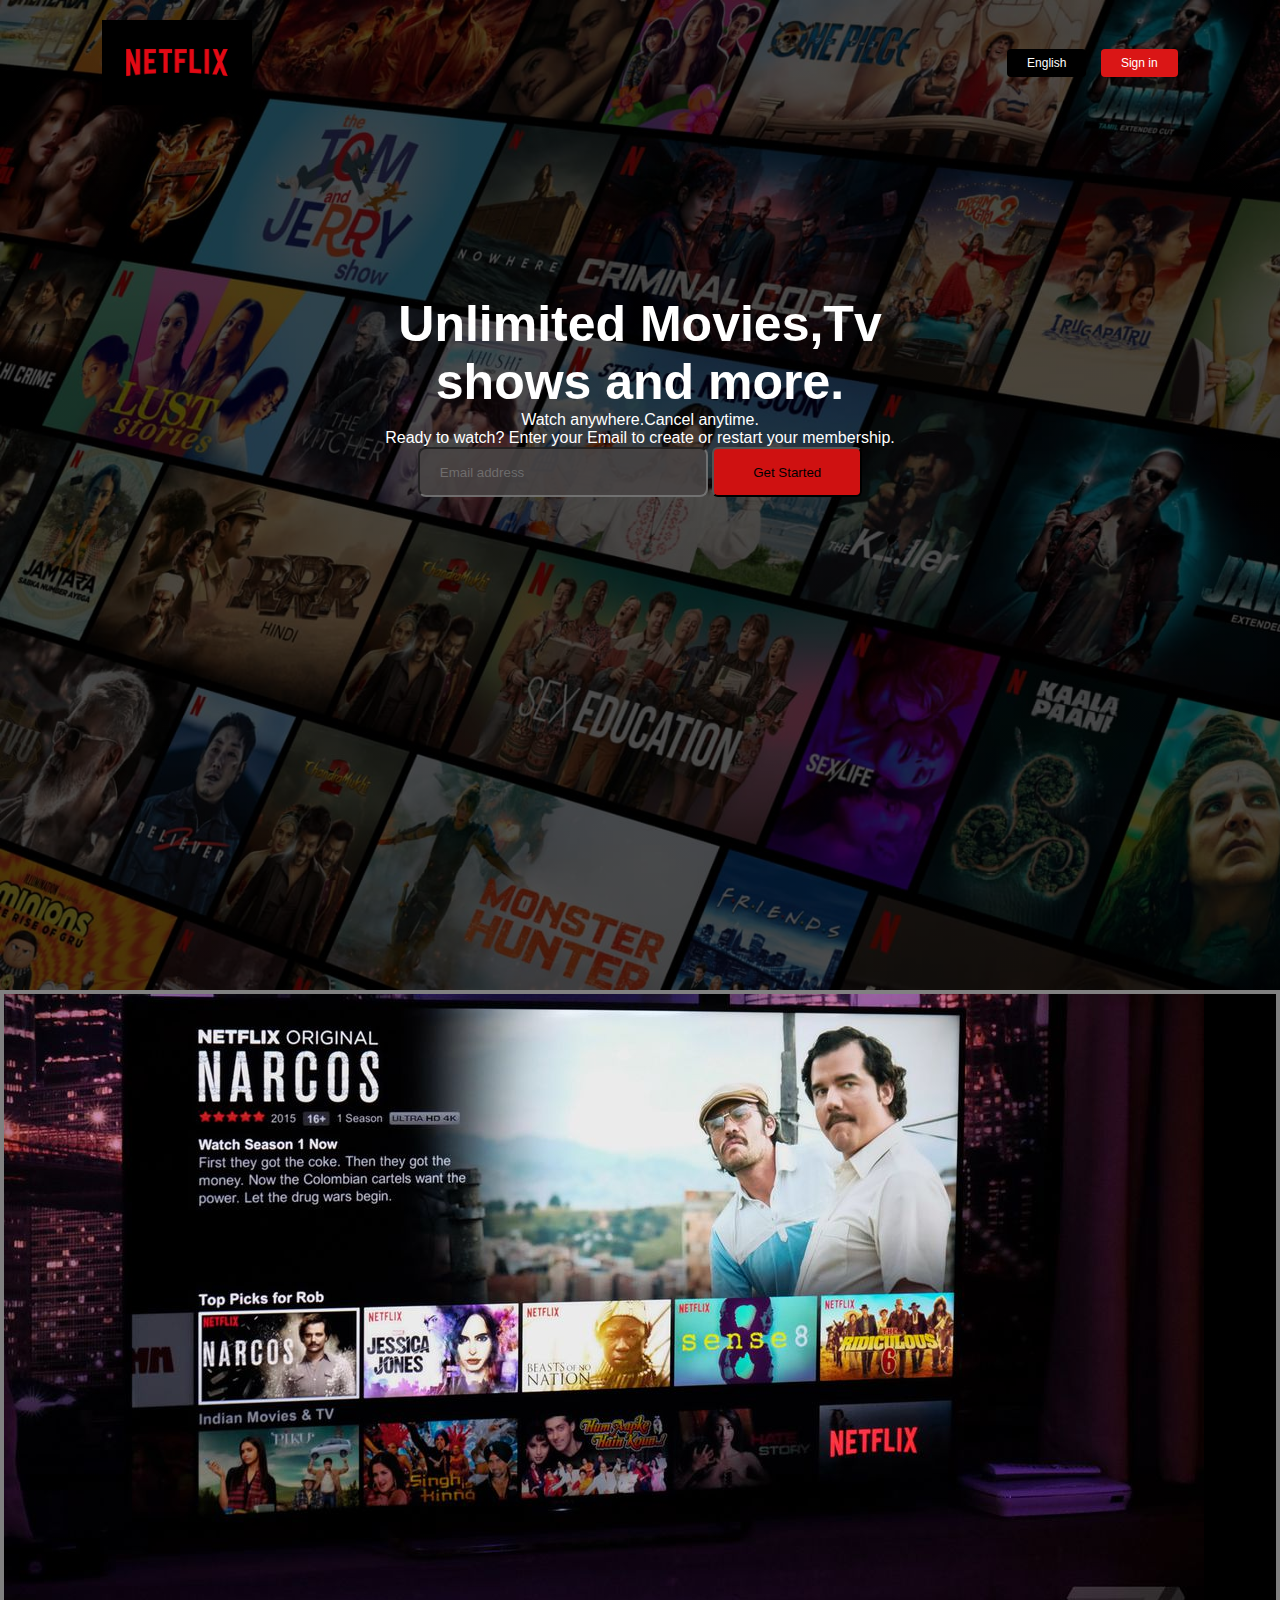
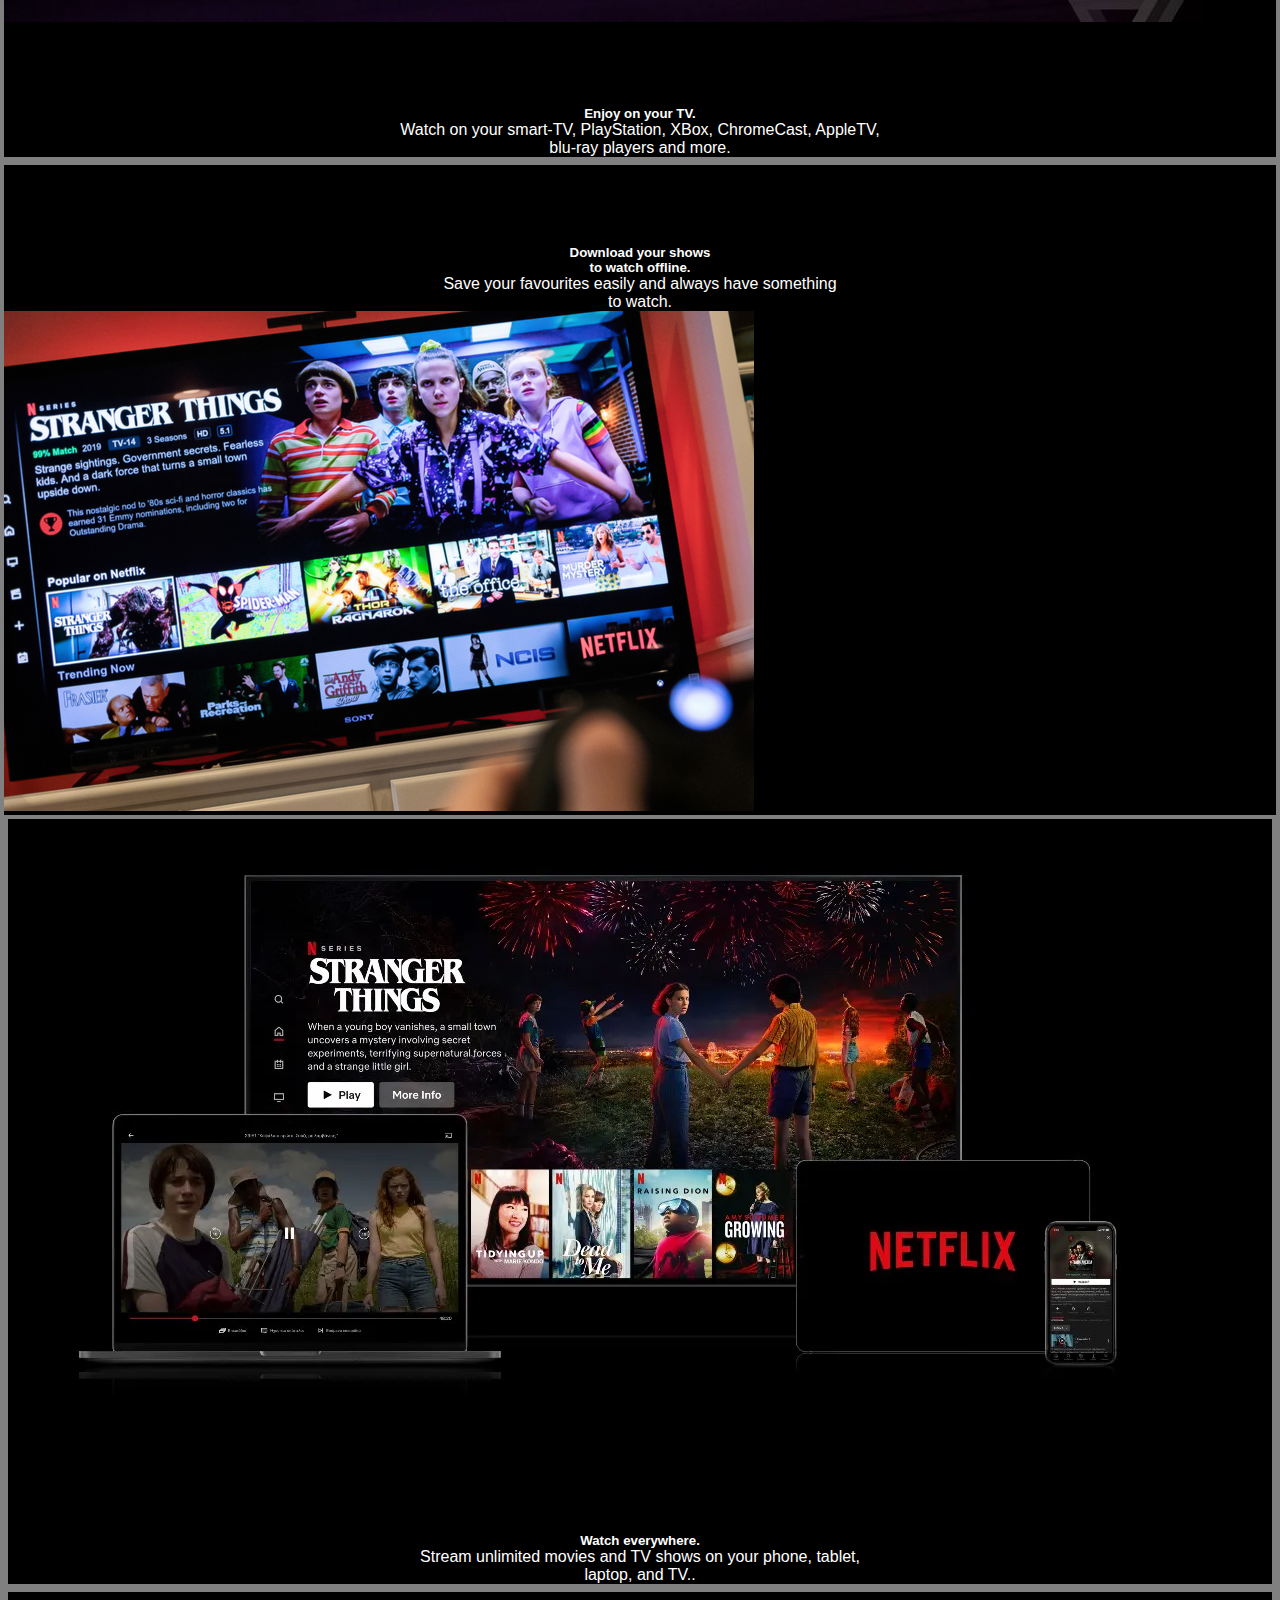
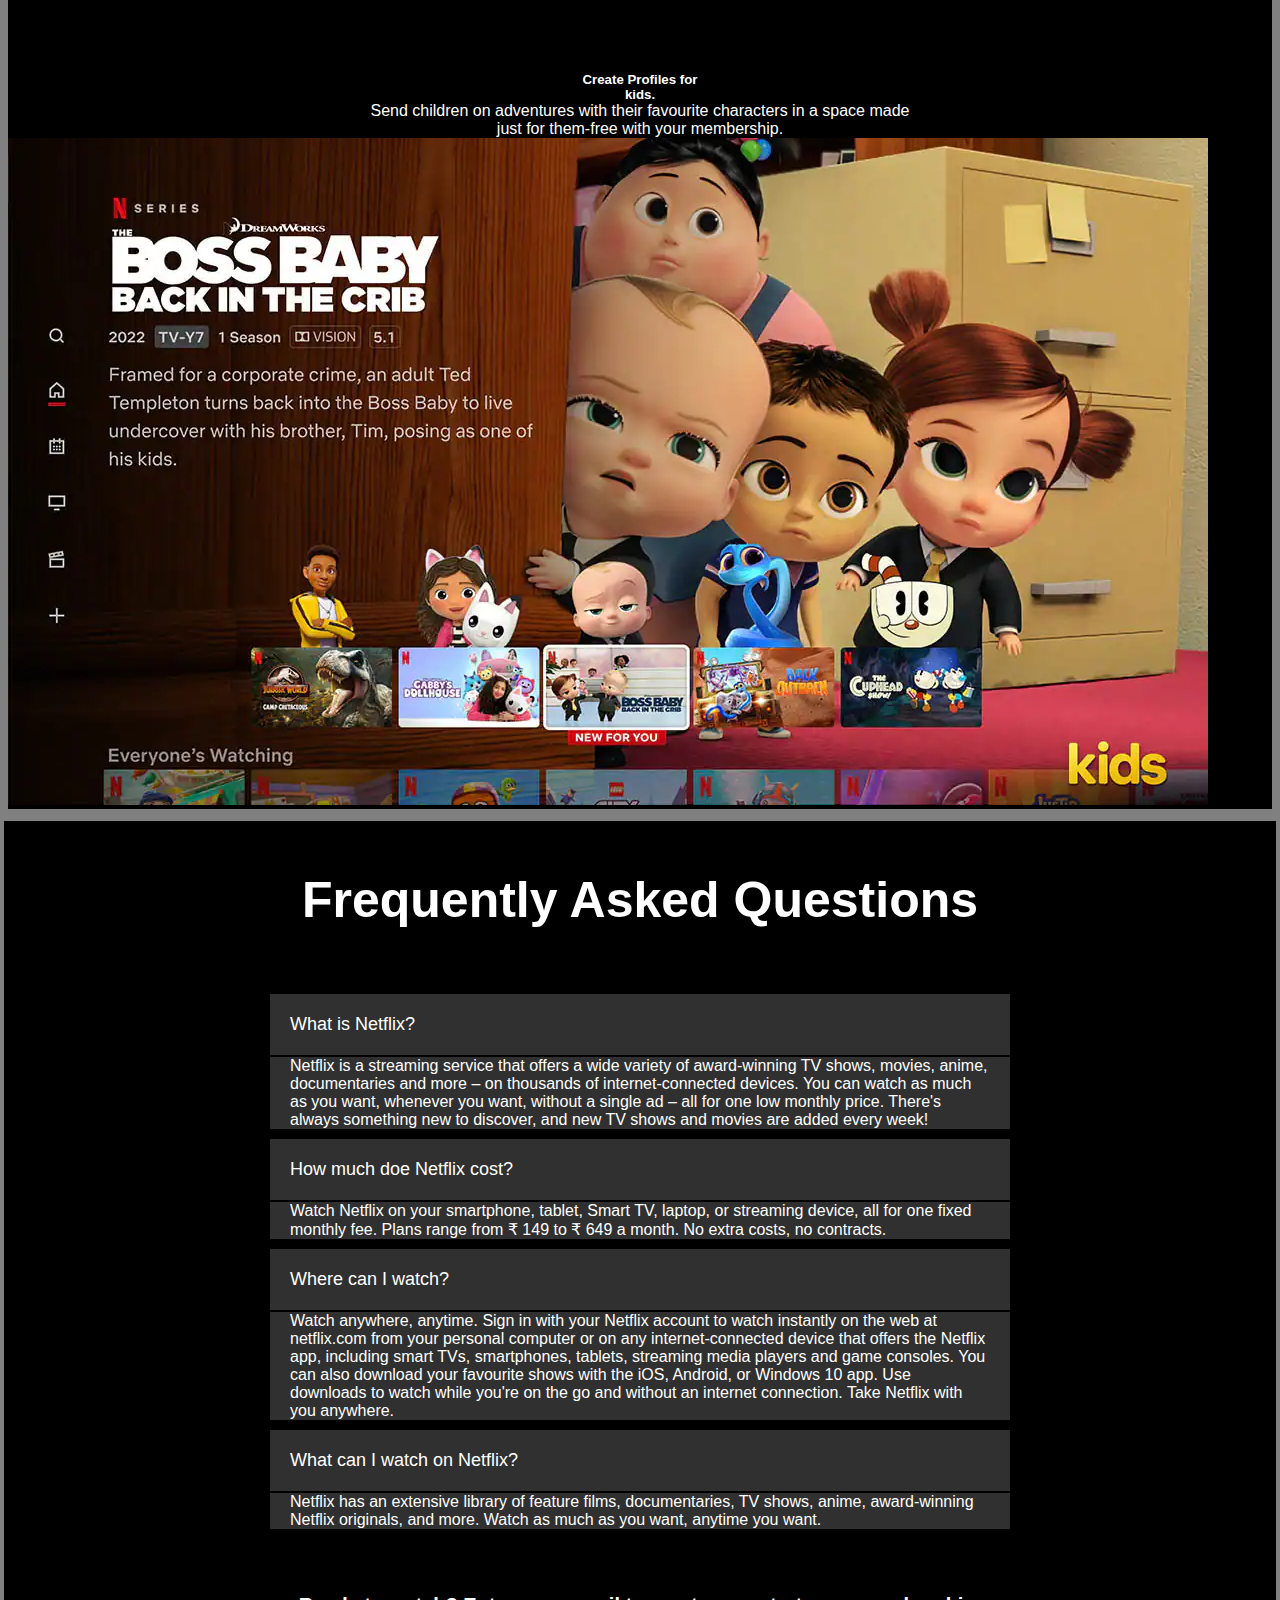
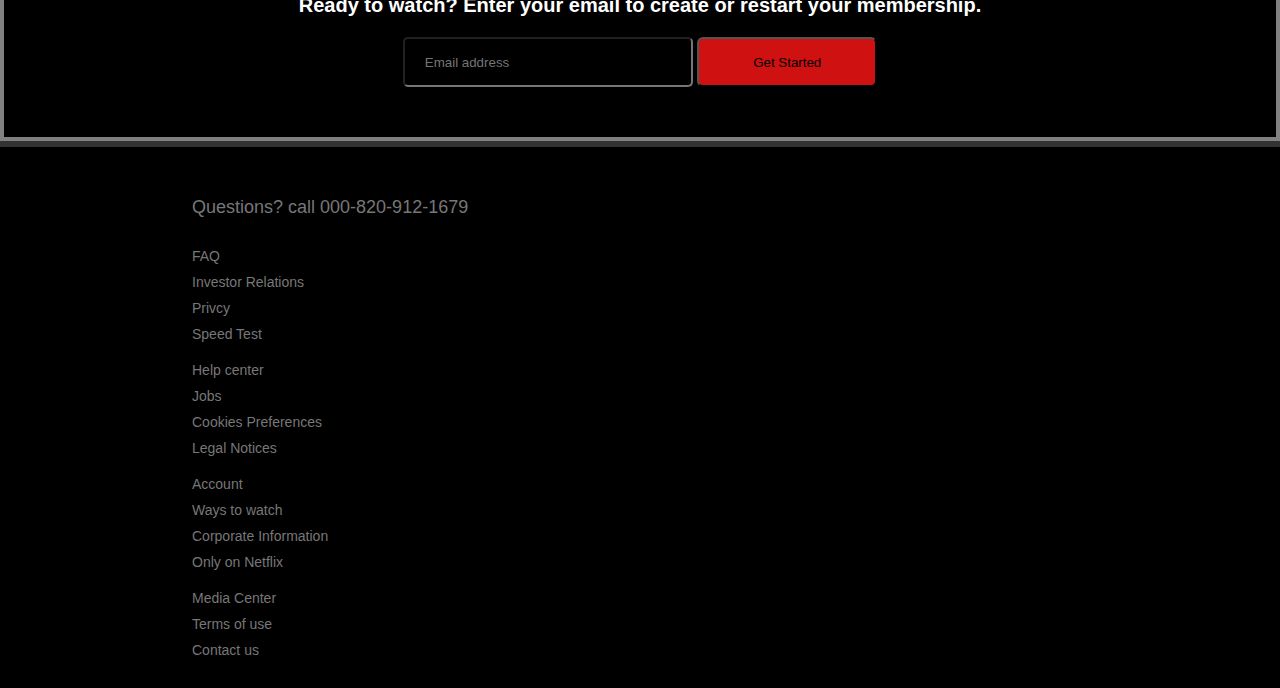
<file: index.html>
<!DOCTYPE html>
<html lang="en">
<head>
    <meta charset="UTF-8">
    <meta name="viewport" content="width=device-width, initial-scale=1.0">
    <title>netflix</title>
    <link href="./style.css" rel="stylesheet">
    <link href="./js/bootstrap.esm.min.js.map" rel="javascript">
</head>
<body>
    <link href="https://cdn.jsdelivr.net/npm/bootstrap@5.3.2/dist/css/bootstrap.min.css" rel="stylesheet" integrity="sha384-T3c6CoIi6uLrA9TneNEoa7RxnatzjcDSCmG1MXxSR1GAsXEV/Dwwykc2MPK8M2HN" crossorigin="anonymous">
    <script src="https://cdn.jsdelivr.net/npm/bootstrap@5.3.2/dist/js/bootstrap.bundle.min.js" integrity="sha384-C6RzsynM9kWDrMNeT87bh95OGNyZPhcTNXj1NW7RuBCsyN/o0jlpcV8Qyq46cDfL" crossorigin="anonymous"></script>
    <div class="header">
        <nav>
            <img class="logo" src="./images/Netflix-logo-red-black-png.png">
            <div>
                <button class=" english">English</button>
                <button ><a class="sign" href="./sign in.html">Sign in</a> </button>
            </div>
           
        </nav>
        <div class="content">
            <h1 class="movies">Unlimited Movies,Tv<br> shows and more.</h1>
            <p>Watch anywhere.Cancel anytime.</p>
            <p> Ready to watch?  Enter your Email to create or restart your membership.</p>
            <form class="email">
                <input type="email" placeholder="Email address">
                <button type="submit">Get Started</button>

            </form>

        </div>
    </div>
        <!--card-->
        <div class="card " id="card1">
            <div class="row g-0">
              <div class="col-md-4  ">
                <img src="./images/netflix1_2040.0.0.1461076060.jpg" class="img-fluid rounded-start mt-5 mb-5 " alt="...">
              </div>
        
              <div class="col-md-8">
                <div class="card-body  " id="textcard">
                  <h5 class="card-title fs-1 pt-5" id="download">Enjoy on your TV.</h5>
                  <p class="card-text">Watch on your smart-TV, PlayStation, XBox, ChromeCast, AppleTV,<br> blu-ray players and more.</p>
                </div>
              </div>
            </div>
          </div>   
          <!--card--> 
          <div class="card " id="card2">
            <div class="row g-0">
            <div class="col-md-8">
                <div class="card-body  " id="textcard">
                    <h5 class="card-title fs-1 " id="download">Download your shows<br>to watch offline.</h5>
                    <p class="card-text text-align-center">Save your favourites easily and always have something <br>to watch.</p></div>
                </div>
                <div class="col-md-4">
                    <img src="./images/637e424828281.png" class="img-fluid rounded-start mt-5 mb-5"  alt="...">
                </div>
          </div>
          <!--card-->
        <div class="card " id="card1">
            <div class="row g-0">
              <div class="col-md-4  ">
                <img src="./images/netflix-3.webp" class="img-fluid rounded-start mt-5 mb-5" id=" imgwidth"alt="...">
              </div>
        
              <div class="col-md-8">
                <div class="card-body  " id="textcard">
                  <h5 class="card-title fs-1 pt-5" id="download">Watch everywhere.</h5>
                  <p class="card-text">Stream unlimited movies and TV shows on your  phone, tablet,<br> laptop, and TV..</p>
                </div>
              </div>
            </div>
          </div> 
          <!--card--> 
          <div class="card " id="card2">
            <div class="row g-0">
            <div class="col-md-8">
                <div class="card-body  " id="textcard">
                    <h5 class="card-title fs-1 " id="download">Create Profiles for<br> kids.</h5>
                    <p class="card-text text-align-center">Send children on adventures with their favourite characters in a space made <br>just for them-free with your membership.</p></div>
                </div>
                <div class="col-md-4">
                    <img src="./images/Netflix-Kids-Myster-box-announced.webp" class="img-fluid rounded-start mt-5 mb-5"  alt="...">
                </div>
          </div>
          </div>
          </div>
          <div>
            <div class="faq">
              <h2 class="asked">Frequently Asked Questions</h2>
              <ul class="questions">
                <li>
                  <input type="radio" name="questions" id="first">
                  <label for="first">What is Netflix?</label>
                  <p class="sec">Netflix is a streaming service that offers a wide variety of award-winning TV shows, movies, anime, documentaries and more – on thousands of internet-connected devices.

                    You can watch as much as you want, whenever you want, without a single ad – all for one low monthly price. There's always something new to discover, and new TV shows and movies are added every week!</p>
                </li>
                <li>
                  <input type="radio" name="questions" id="second">
                  <label for="second">How much doe Netflix cost?</label>
                  <p class="sec">Watch Netflix on your smartphone, tablet, Smart TV, laptop, or streaming device, all for one fixed monthly fee. Plans range from ₹ 149 to ₹ 649 a month. No extra costs, no contracts.</p>
                </li>
                <li>
                  <input type="radio" name="questions" id="third">
                  <label for="third">Where can I watch?</label>
                  <p class="sec">Watch anywhere, anytime. Sign in with your Netflix account to watch instantly on the web at netflix.com from your personal computer or on any internet-connected device that offers the Netflix app, including smart TVs, smartphones, tablets, streaming media players and game consoles.

                    You can also download your favourite shows with the iOS, Android, or Windows 10 app. Use downloads to watch while you're on the go and without an internet connection. Take Netflix with you anywhere.</p>
                </li>
                <li>
                  <input type="radio" name="questions" id="fourth">
                  <label for="fourth">What can I watch on Netflix?</label>
                  <p class="sec">Netflix has an extensive library of feature films, documentaries, TV shows, anime, award-winning Netflix originals, and more. Watch as much as you want, anytime you want.</p>
              </ul>
              <h1 class="ready">Ready to watch? Enter your email to create or restart your membership.</h1>
              <form class="emaillast">
                <input type="email" placeholder="Email address">
                <button type="submit">Get Started</button>

            </form>


            </div>
            

          </div>
          <div class="footer">
            <h2>Questions? call 000-820-912-1679</h2>
            <div class="row">
              <div class="col">
                <a href="#">FAQ</a>
                <a href="#">Investor Relations</a>
                <a href="#">Privcy</a>
                <a href="#">Speed Test</a>

              </div>
              <div class="col">
                <a href="#">Help center</a>
                <a href="#">Jobs</a>
                <a href="#">Cookies Preferences</a>
                <a href="#">Legal Notices</a>

              </div>
              <div class="col">
                <a href="#">Account</a>
                <a href="#">Ways to watch</a>
                <a href="#">Corporate Information</a>
                <a href="#">Only on Netflix</a>

              </div>
              <div class="col">
                <a href="#">Media Center</a>
                <a href="#">Terms of use</a>
                <a href="#">Contact us</a>
                

              </div>


            </div>

          </div>
           
          
         
    
</body>
</html>

</body>
</html>
</file>
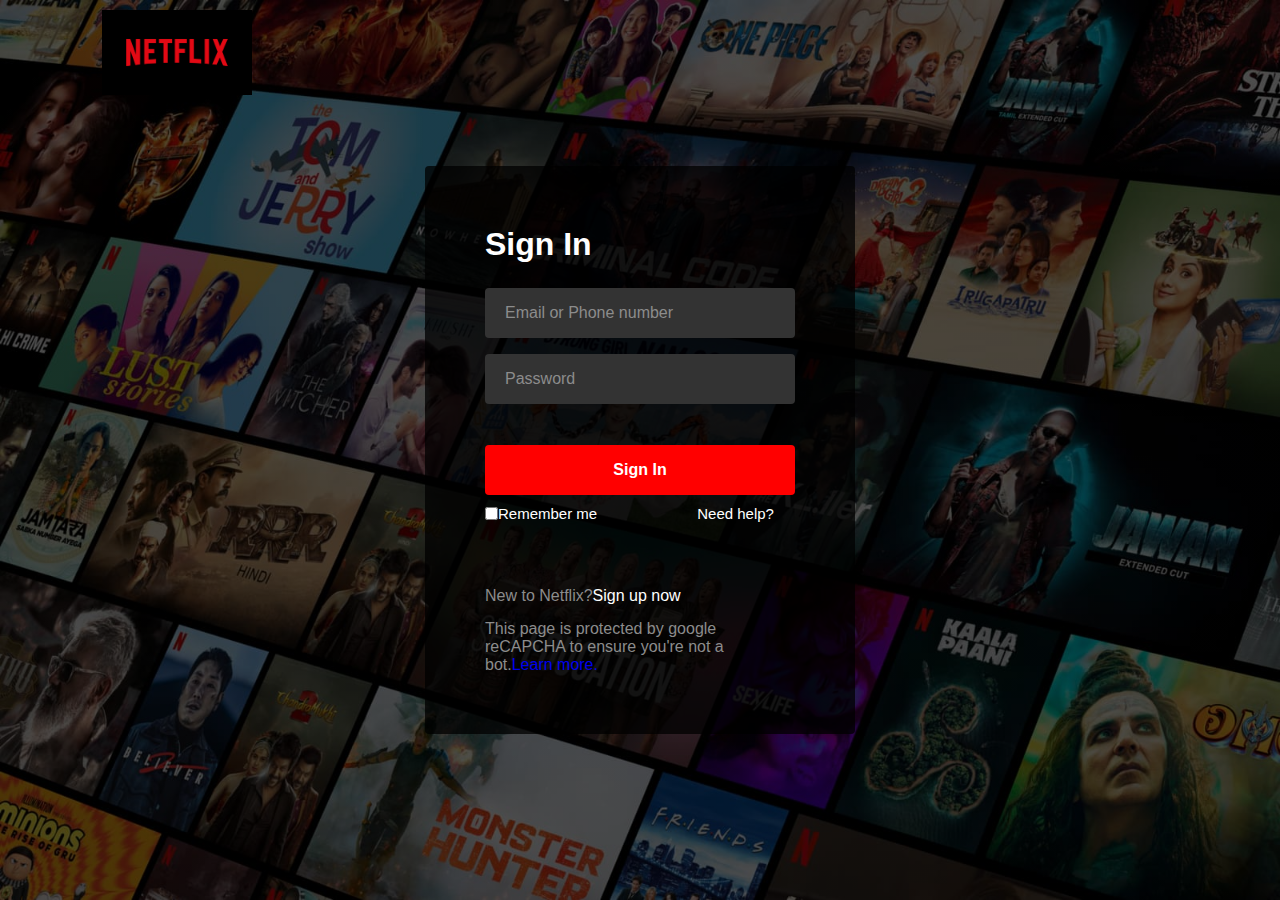
<file: sign in.html>
<!DOCTYPE html>
<html lang="en">
<head>
    <meta charset="UTF-8">
    <meta name="viewport" content="width=device-width, initial-scale=1.0">
    <title>Sign in</title>
    <link href="./sign in.css" rel="stylesheet">
    <link href="./js/bootstrap.esm.min.js.map" rel="javascript">
</head>
<body>
    <div class="header">
        <nav>
            <img class="logo" src="./images/Netflix-logo-red-black-png.png">
           
           
        </nav>
        <div class="form-wrapper">
            <h1>Sign In</h1>

            <form class="formclass">
           <div class="form-control">
            <input type="text" required>
            <label>Email or Phone number</label>
           </div>
           <div class="form-control">
            <input type="password" required>
            <label>Password</label>
           </div>
           <button type="submit">Sign In</button>
           <div class="remember">
            <input type="checkbox" id="remember">
            <label for="remember">Remember me</label>
            <a  class=" help"href="#">Need help?</a>

           </div>
        </form>
        <p class="para">New to Netflix?<a class="signup" href="#">Sign up now</a></p>
        <div class="small">
            This page is protected by google reCAPCHA to ensure you're not a bot.<a href="#">Learn more.</a>

        </div>
       

          </div>
         
    </div>
   
  

   

    
          


    

    
    
</body>
</html>

    
</body>
</html>
</file>
<file: style.css>
*{
    margin: 0;
    padding: 0;
    font-family: 'poppins', sans-serif;
    box-sizing: border-box;
}
body{
    background-color: black;
    color: white;
}
.header{
    width:100%;
    height: 110vh;
    background-image: linear-gradient(rgb(0,0,0,0.6),rgb(0,0,0,0.6)),url(./images/IN-en-20231120-popsignuptwoweeks-perspective_alpha_website_large.jpg);
    background-size: cover;
    background-position: cover;
    padding: 10px 8%;
    position: relative;
}
.logo{
    width:150px;
    cursor: pointer;
}
nav{
    display: flex;
    align-items: center;
    justify-content: space-between;
    padding: 10px 0;
}
nav button{
    border: 0;
    outline: 0;
    background-color: rgb(218, 22, 22);
    color: white;
    padding: 7px 20px;
    font-size: 12px;
    border-radius: 4px;
    margin-left: 10px;
    cursor: pointer;
}
.english{
    background-color: black;
}
.sign{
    text-decoration: none;
    color: white;
}
.content{
    color: white;
    text-align: center;
    margin-top: 180px;
}
.movies{
    font-size: 50px;
    font-weight: 600;
}
.email input{
    width:290px;
    height: 50px;
    border-radius:8px;
    padding-left: 20px;
    background-color: #484444;
    opacity: 0.9;
    outline: white;
    


}
.email button{
    height: 50px;
    width:150px;
    background-color: rgb(207, 17, 17);
    border-radius: 6px;
}
#card1{
    border: 4px solid grey;
    background-color: black;
}


#textcard{
    text-align: center;
    color: white;
}
#download{
    padding-top: 80px;
}
#card2{
    border: 4px solid grey;
    background-color: black; 
}
.asked{
   
    font-size: 50px;
    text-align: center;
    font-weight: 600;
    color: white;
  
    padding-top: 40px;

    
}
.questions{
    margin: 60px auto;
    width: 100%;
    max-width: 750px;

}
.questions li{
    list-style: none;
    width: 100%;
    padding: 5px;
}
.faq{
    padding: 10px 12%;
    background-color: black;
    color: white;
    border: 4px solid grey;
}
.questions li label{
    display: flex;
    align-items: center;
    padding: 20px;
    font-size: 18px;
    font-weight: 500;
    background: #303030;
    margin-bottom: 2px;
    cursor: pointer;
    position: relative;

}
input[type="radio"]{
    display: none;
}
.sec{
    background-color: #303030 ;
    padding: 0 20px;
    
}
.ready{
    font-size: 20px;
    text-align: center;



    
}
.emaillast input{
    width:290px;
    height: 50px;
    border-radius:5px;
    padding-left: 20px;
    background: black;
    color: white;
    outline: none;


}
.emaillast button{
    height: 50px;
    width:180px;
    background-color: rgb(207, 17, 17);
    border-radius: 6px;
}
.emaillast{

    text-align: center;
    margin-top: 20px;
    margin-bottom: 40px;
}

.footer{
    
    background-color:black;
    padding: 50px 15% 10px;
    border-top: 6px solid #333;
    color: #777;
}
.footer h2{
    font-size: 18px;
    font-weight: 400;
    margin-bottom: 30px;
}
.footer .col{
    flex-basis: 25%;
    flex-grow: 1;
    margin-bottom: 20px;
}
.footer .col a{
    display: block;
    text-decoration: none;
    color: #777;
    font-size: 14px;
    margin-bottom: 10px;

}
@media only screen and (max-width:600px){
    .logo{
        width:100px;
    }
        nav button{
            padding: 5px 10px;


        }
        nav .english{
            padding: 4px 8px;
        }
        .email button{
            padding: 10px 15px;
    }
    
}
</file>
<file: sign in.css>
*{
    margin: 0;
    padding: 0;
    font-family: 'poppins', sans-serif;
    box-sizing: border-box;
}
body{
    background-color: black;
    color: white;
}
.header{
    width:100%;
    height: 100vh;
    background-image: linear-gradient(rgb(0,0,0,0.6),rgb(0,0,0,0.6)),url(./images/IN-en-20231120-popsignuptwoweeks-perspective_alpha_website_large.jpg);
    background-size: cover;
    background-position: cover;
    padding: 10px 8%;
    position: relative;
}
.logo{
    width:150px;
    cursor: pointer;
}
.form-wrapper{
    position: absolute;
    left: 50%;
    top: 50%;
    transform: translate(-50%,-50%);
    background-color: rgb(0,0,0,0.75);
    padding: 60px;
    border-radius: 4px;
    width: 430px;
}
.form-wrapper h1{
    font-size: 2rem;
}
.formclass{
    margin: 25px 0 65px;
}
.form-control{
    height: 50px;
    position:relative;
    margin-bottom: 16px;
}
.form-control input{
    width: 100%;
    height: 100%;
    background: #333;
    outline: none;
    border: none;
    border-radius: 4px;
    color: white;
    font-size: 1rem;
    padding: 0 20px;

}
.form-control input{
    padding: 30px 35px 0;
}
.form-control label{
    position: absolute;
    left: 20px;
    top: 50%;
    color: #8c8c8c;
    transform: translateY(-50%);
    font-size: 1rem;
}
form button{
    width: 100%;
    padding: 16px 0;
    font-size: 1rem;
    background-color: red;
    border-radius: 4px;
    outline: none;
    border: none;
    color: white;
    font-weight: 600;
    margin: 25px 0 10px;
    transition: 0.1s ease;
}
form button:hover{
    background-color: red;

}
.remember{
    display: flex;
    font-size: 15px;

}
.help{
    padding-left: 100px;
    

    color: white;
}
.para{
    color: #8c8c8c;
}

.small{
    display: block;
    margin-top: 15px;
    color: #8c8c8c;
}
.form-wrapper a {
    text-decoration: none;

}
.signup{
    color: white;
}








@media (max-width:740px){
    body::before{
        display: none;
    }
    nav,.form-wrapper{
        padding: 20px;
    }
    .form-wrapper{
        top:43%;
        width: 100%;
    }
    .form-wrapper form{
        margin: 25px o 40px;
    }
    .logo{
        width:70px;
    }


}
</file>
